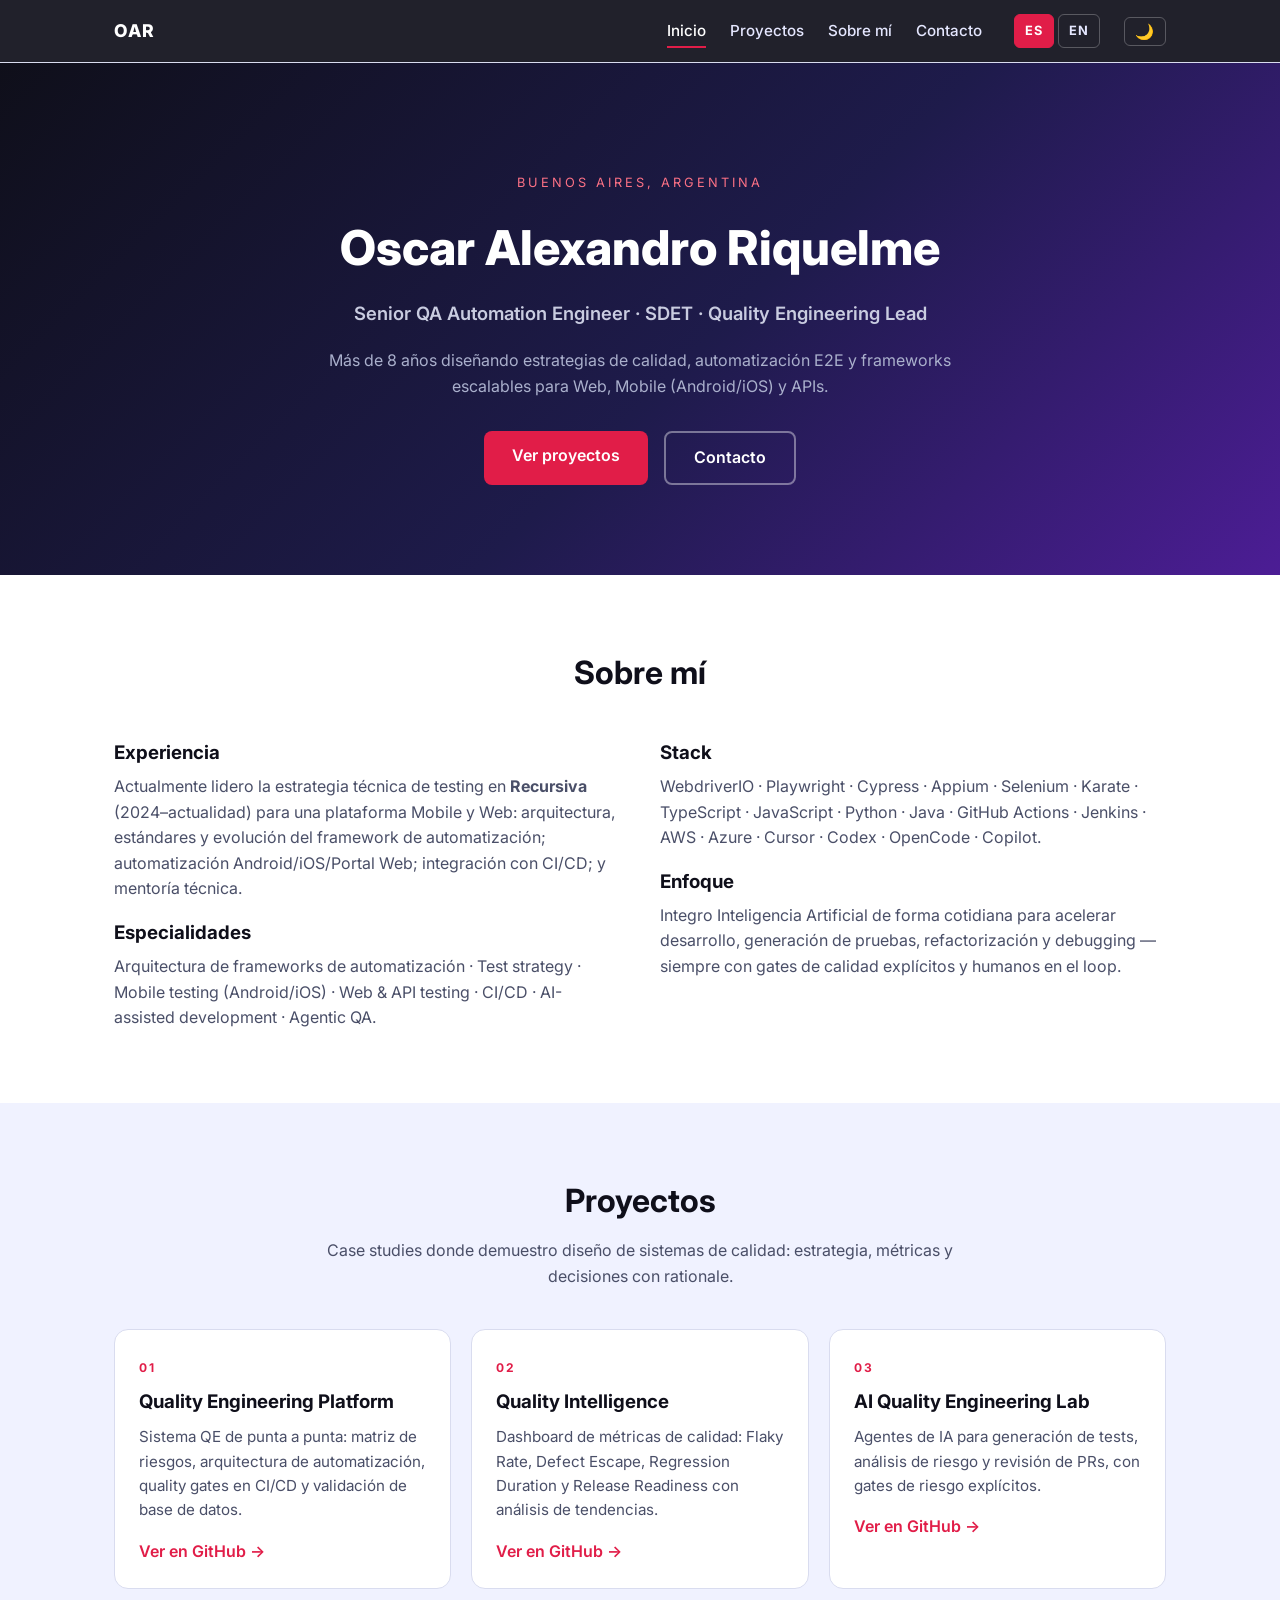
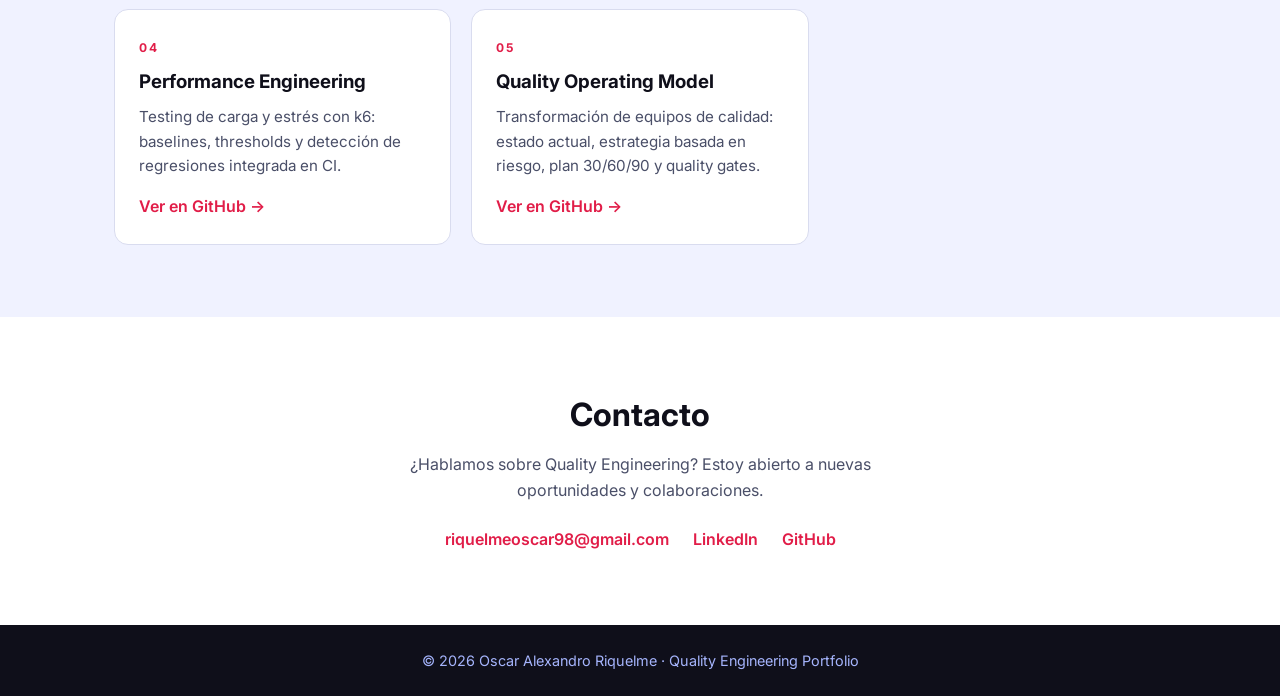
<file: index.html>
<!DOCTYPE html>
<html lang="es">
<head>
  <meta charset="UTF-8">
  <meta name="viewport" content="width=device-width, initial-scale=1.0">
  <meta name="description" content="Portfolio de Oscar Alexandro Riquelme: QA Automation Engineer, SDET y Quality Engineering Lead con más de 8 años de experiencia.">
  <title>Oscar Alexandro Riquelme — Quality Engineering Lead</title>
  <link rel="preconnect" href="https://fonts.googleapis.com">
  <link href="https://fonts.googleapis.com/css2?family=Inter:wght@400;500;600;700;800&display=swap" rel="stylesheet">
  <link rel="stylesheet" href="css/style.css">
  <script>
    (function () {
      try {
        var stored = localStorage.getItem('theme');
        var theme = stored || (window.matchMedia('(prefers-color-scheme: dark)').matches ? 'dark' : 'light');
        document.documentElement.setAttribute('data-theme', theme);
      } catch (e) {}
    })();
  </script>
</head>
<body>
  <nav class="nav">
    <div class="container nav-inner">
      <a href="#inicio" class="logo">OAR</a>
      <ul>
        <li><a href="#inicio" data-i18n="nav.home">Inicio</a></li>
        <li><a href="#proyectos" data-i18n="nav.projects">Proyectos</a></li>
        <li><a href="#sobre-mi" data-i18n="nav.about">Sobre mí</a></li>
        <li><a href="#contacto" data-i18n="nav.contact">Contacto</a></li>
        <li class="lang-switch" role="group" data-i18n-aria-label="nav.langSwitch" aria-label="Cambiar idioma / Switch language">
          <button type="button" class="lang-btn" data-lang="es" aria-pressed="true">ES</button>
          <button type="button" class="lang-btn" data-lang="en" aria-pressed="false">EN</button>
        </li>
        <li>
          <button type="button" class="theme-btn" id="theme-toggle" data-i18n-aria-label="nav.themeToggle" aria-label="Cambiar tema / Toggle theme" title="Cambiar tema / Toggle theme">🌙</button>
        </li>
      </ul>
    </div>
  </nav>

  <header id="inicio" class="hero">
    <div class="container">
      <p class="eyebrow" data-i18n="hero.location">Buenos Aires, Argentina</p>
      <h1>Oscar Alexandro Riquelme</h1>
      <p class="subtitle" data-i18n="hero.subtitle">Senior QA Automation Engineer · SDET · Quality Engineering Lead</p>
      <p class="lead" data-i18n="hero.lead">Más de 8 años diseñando estrategias de calidad, automatización E2E y frameworks escalables para Web, Mobile (Android/iOS) y APIs.</p>
      <div class="hero-actions">
        <a href="#proyectos" class="btn" data-i18n="hero.viewProjects">Ver proyectos</a>
        <a href="#contacto" class="btn btn-outline" data-i18n="hero.contact">Contacto</a>
      </div>
    </div>
  </header>

  <section id="sobre-mi" class="section">
    <div class="container">
      <h2 data-i18n="about.title">Sobre mí</h2>
      <div class="grid-two">
        <div>
          <h3 data-i18n="about.experienceTitle">Experiencia</h3>
          <p data-i18n-html="about.experience">Actualmente lidero la estrategia técnica de testing en <strong>Recursiva</strong> (2024–actualidad) para una plataforma Mobile y Web: arquitectura, estándares y evolución del framework de automatización, automatización Android/iOS/Portal Web, integración con CI/CD y mentoría técnica.</p>
          <h3 data-i18n="about.specialtiesTitle">Especialidades</h3>
          <p data-i18n="about.specialties">Arquitectura de frameworks de automatización · Test strategy · Mobile testing (Android/iOS) · Web & API testing · CI/CD · AI-assisted development · Agentic QA.</p>
        </div>
        <div>
          <h3 data-i18n="about.stackTitle">Stack</h3>
          <p>WebdriverIO · Playwright · Cypress · Appium · Selenium · Karate · TypeScript · JavaScript · Python · Java · GitHub Actions · Jenkins · AWS · Azure · Cursor · Codex · OpenCode · Copilot.</p>
          <h3 data-i18n="about.focusTitle">Enfoque</h3>
          <p data-i18n="about.focus">Integro Inteligencia Artificial de forma cotidiana para acelerar desarrollo, generación de pruebas, refactorización y debugging — siempre con gates de calidad explícitos y humanos en el loop.</p>
        </div>
      </div>
    </div>
  </section>

  <section id="proyectos" class="section section-alt">
    <div class="container">
      <h2 data-i18n="projects.title">Proyectos</h2>
      <p class="section-lead" data-i18n="projects.lead">Case studies donde demuestro diseño de sistemas de calidad: estrategia, métricas y decisiones con rationale.</p>
      <div class="project-grid">
        <div class="card">
          <span class="tag">01</span>
          <h3 data-i18n="projects.p1.title">Quality Engineering Platform</h3>
          <p data-i18n="projects.p1.desc">Sistema QE de punta a punta: matriz de riesgos, arquitectura de automatización, quality gates en CI/CD y validación de base de datos.</p>
          <a class="card-link" href="https://github.com/RiquelmeOscar" target="_blank" rel="noopener" data-i18n="projects.link">Ver en GitHub →</a>
        </div>
        <div class="card">
          <span class="tag">02</span>
          <h3 data-i18n="projects.p2.title">Quality Intelligence</h3>
          <p data-i18n="projects.p2.desc">Dashboard de métricas de calidad: Flaky Rate, Defect Escape, Regression Duration y Release Readiness con análisis de tendencias.</p>
          <a class="card-link" href="https://github.com/RiquelmeOscar" target="_blank" rel="noopener" data-i18n="projects.link">Ver en GitHub →</a>
        </div>
        <div class="card">
          <span class="tag">03</span>
          <h3 data-i18n="projects.p3.title">AI Quality Engineering Lab</h3>
          <p data-i18n="projects.p3.desc">Agentes de IA para generación de tests, análisis de riesgo y revisión de PRs, con gates de riesgo explícitos.</p>
          <a class="card-link" href="https://github.com/RiquelmeOscar" target="_blank" rel="noopener" data-i18n="projects.link">Ver en GitHub →</a>
        </div>
        <div class="card">
          <span class="tag">04</span>
          <h3 data-i18n="projects.p4.title">Performance Engineering</h3>
          <p data-i18n="projects.p4.desc">Testing de carga y estrés con k6: baselines, thresholds y detección de regresiones integrado en CI.</p>
          <a class="card-link" href="https://github.com/RiquelmeOscar" target="_blank" rel="noopener" data-i18n="projects.link">Ver en GitHub →</a>
        </div>
        <div class="card">
          <span class="tag">05</span>
          <h3 data-i18n="projects.p5.title">Quality Operating Model</h3>
          <p data-i18n="projects.p5.desc">Transformación de equipos de calidad: estado actual, estrategia basada en riesgo, plan 30/60/90 y quality gates.</p>
          <a class="card-link" href="https://github.com/RiquelmeOscar" target="_blank" rel="noopener" data-i18n="projects.link">Ver en GitHub →</a>
        </div>
      </div>
    </div>
  </section>

  <section id="contacto" class="section">
    <div class="container contact">
      <h2 data-i18n="contact.title">Contacto</h2>
      <p data-i18n="contact.text">¿Hablamos sobre Quality Engineering? Estoy abierto a nuevas oportunidades y colaboraciones.</p>
      <div class="contact-links">
        <a href="mailto:riquelmeoscar98@gmail.com">riquelmeoscar98@gmail.com</a>
        <a href="https://www.linkedin.com/in/oscar-a-riquelme/" target="_blank" rel="noopener">LinkedIn</a>
        <a href="https://github.com/RiquelmeOscar/" target="_blank" rel="noopener">GitHub</a>
      </div>
    </div>
  </section>

  <footer>
    <div class="container">
      <p data-i18n="footer.text">© 2026 Oscar Alexandro Riquelme · Quality Engineering Portfolio</p>
    </div>
  </footer>

  <script src="js/translations.js"></script>
  <script src="js/i18n.js"></script>
  <script src="js/main.js"></script>
</body>
</html>
</file>
<file: css/style.css>
:root {
  --bg: #ffffff;
  --bg-alt: #f0f2ff;
  --surface: #ffffff;
  --text: #0f0f1a;
  --muted: #4a4f68;
  --accent: #e11d48;
  --accent-hover: #be123c;
  --accent-soft: rgba(225, 29, 72, 0.12);
  --card-border: #d9dcef;
  --nav-bg: rgba(15, 15, 26, 0.92);
  --nav-text: #e5e7ff;
  --hero-bg: linear-gradient(135deg, #0f0f1a 0%, #1e1b4b 55%, #4c1d95 100%);
  --footer-bg: #0f0f1a;
  --footer-text: #a5b4fc;
  --shadow: 0 14px 40px rgba(15, 15, 26, 0.16);
  --radius: 14px;
}

[data-theme="dark"] {
  --bg: #07070f;
  --bg-alt: #0d0d1c;
  --surface: #12122a;
  --text: #f1f5f9;
  --muted: #9aa3c7;
  --accent: #fb7185;
  --accent-hover: #fda4af;
  --accent-soft: rgba(251, 113, 133, 0.15);
  --card-border: #26264a;
  --nav-bg: rgba(7, 7, 15, 0.85);
  --nav-text: #c7d2fe;
  --hero-bg: linear-gradient(135deg, #020205 0%, #131033 55%, #3b0764 100%);
  --footer-bg: #020205;
  --footer-text: #818cf8;
  --shadow: 0 14px 40px rgba(0, 0, 0, 0.6);
}

* { margin: 0; padding: 0; box-sizing: border-box; }

html { scroll-behavior: smooth; }

body {
  font-family: 'Inter', system-ui, -apple-system, sans-serif;
  background: var(--bg);
  color: var(--text);
  line-height: 1.6;
  transition: background 0.35s ease, color 0.35s ease;
}

.container { max-width: 1100px; margin: 0 auto; padding: 0 24px; }

a { color: var(--accent); text-decoration: none; transition: color 0.2s; }
a:hover { color: var(--accent-hover); }

.nav {
  position: sticky;
  top: 0;
  z-index: 10;
  background: var(--nav-bg);
  backdrop-filter: blur(12px);
  border-bottom: 1px solid var(--card-border);
  transition: background 0.35s ease;
}

.nav-inner {
  display: flex;
  align-items: center;
  justify-content: space-between;
  padding: 14px 24px;
}

.logo { color: #fff; font-weight: 800; font-size: 1.1rem; letter-spacing: 1px; transition: color 0.2s; }
.nav .logo:hover { color: var(--accent); }

.nav ul { display: flex; gap: 24px; list-style: none; align-items: center; }

.nav li > a {
  position: relative;
  color: var(--nav-text);
  font-size: 0.95rem;
  font-weight: 500;
  padding: 4px 0;
}

.nav li > a::after {
  content: '';
  position: absolute;
  left: 0;
  bottom: -4px;
  width: 100%;
  height: 2px;
  background: var(--accent);
  transform: scaleX(0);
  transform-origin: right;
  transition: transform 0.3s ease;
}

.nav li > a:hover { color: #fff; }
.nav li > a:hover::after { transform: scaleX(1); transform-origin: left; }

.nav li > a.active { color: #fff; }
.nav li > a.active::after { transform: scaleX(1); }

.lang-switch { display: flex; gap: 4px; margin-left: 8px; }

.lang-btn, .theme-btn {
  font: inherit;
  font-size: 0.8rem;
  font-weight: 700;
  letter-spacing: 1px;
  padding: 6px 10px;
  color: var(--nav-text);
  background: transparent;
  border: 1px solid rgba(255, 255, 255, 0.25);
  border-radius: 6px;
  cursor: pointer;
  transition: background 0.2s, color 0.2s, border-color 0.2s, transform 0.2s;
}

.lang-btn:hover, .theme-btn:hover { color: #fff; border-color: rgba(255, 255, 255, 0.6); transform: translateY(-1px); }
.lang-btn:focus-visible, .theme-btn:focus-visible { outline: 2px solid var(--accent); outline-offset: 2px; }
.lang-btn:active, .theme-btn:active { transform: translateY(1px); }

.lang-btn.active { color: #fff; background: var(--accent); border-color: var(--accent); }
[data-theme="dark"] .lang-btn.active { color: #07070f; }
.lang-btn.active:hover { background: var(--accent-hover); border-color: var(--accent-hover); }

.theme-btn { margin-left: 0; font-size: 0.95rem; line-height: 1; padding: 6px 10px; }

section[id], header[id] { scroll-margin-top: 72px; }

.hero {
  background: var(--hero-bg);
  color: #fff;
  padding: 110px 0 90px;
  text-align: center;
}

.eyebrow { text-transform: uppercase; letter-spacing: 3px; font-size: 0.8rem; color: #fb7185; margin-bottom: 16px; }

.hero h1 { font-size: 3rem; font-weight: 800; margin-bottom: 12px; }

.subtitle { font-size: 1.15rem; font-weight: 600; color: #c9cce0; margin-bottom: 20px; }

.lead { max-width: 640px; margin: 0 auto 32px; color: #aab0cc; }

.hero-actions { display: flex; gap: 16px; justify-content: center; flex-wrap: wrap; }

.btn {
  display: inline-block;
  padding: 12px 28px;
  background: var(--accent);
  color: #fff;
  border-radius: 8px;
  font-weight: 600;
  transition: background 0.2s, transform 0.2s, box-shadow 0.2s;
}

.btn:hover { background: var(--accent-hover); color: #fff; transform: translateY(-2px); box-shadow: 0 8px 24px var(--accent-soft); }
[data-theme="dark"] .btn { color: #07070f; }
[data-theme="dark"] .btn:hover { color: #07070f; }

.btn-outline { background: transparent; border: 2px solid rgba(255, 255, 255, 0.4); }
.btn-outline:hover { background: rgba(255, 255, 255, 0.1); box-shadow: none; }

.section { padding: 72px 0; }
.section-alt { background: var(--bg-alt); transition: background 0.35s ease; }

.section h2 { font-size: 2rem; font-weight: 700; text-align: center; margin-bottom: 12px; }

.section-lead { text-align: center; color: var(--muted); max-width: 640px; margin: 0 auto 40px; }

.grid-two { display: grid; grid-template-columns: 1fr 1fr; gap: 40px; margin-top: 40px; }

.grid-two h3 { color: var(--text); margin: 16px 0 6px; }
.grid-two h3:first-child { margin-top: 0; }
.grid-two p { color: var(--muted); }

.project-grid {
  display: grid;
  grid-template-columns: repeat(auto-fit, minmax(280px, 1fr));
  gap: 20px;
  margin-top: 16px;
}

.card {
  background: var(--surface);
  border: 1px solid var(--card-border);
  border-radius: var(--radius);
  padding: 24px;
  transition: transform 0.25s, box-shadow 0.25s, border-color 0.25s, background 0.35s;
}

.card:hover { transform: translateY(-6px); box-shadow: var(--shadow); border-color: var(--accent); }

.tag {
  display: inline-block;
  font-size: 0.75rem;
  font-weight: 700;
  color: var(--accent);
  letter-spacing: 2px;
  margin-bottom: 10px;
}

.card h3 { margin-bottom: 8px; }
.card p { color: var(--muted); font-size: 0.95rem; margin-bottom: 16px; }

.card-link { font-weight: 600; display: inline-block; transition: transform 0.2s; }
.card-link:hover { transform: translateX(4px); }

.contact { text-align: center; }
.contact p { color: var(--muted); max-width: 560px; margin: 0 auto 24px; }

.contact-links { display: flex; gap: 24px; justify-content: center; flex-wrap: wrap; font-weight: 600; }
.contact-links a { transition: transform 0.2s; display: inline-block; }
.contact-links a:hover { transform: translateY(-2px); }

footer {
  background: var(--footer-bg);
  color: var(--footer-text);
  text-align: center;
  padding: 24px 0;
  font-size: 0.9rem;
  transition: background 0.35s ease;
}

@media (max-width: 700px) {
  .hero h1 { font-size: 2.1rem; }
  .grid-two { grid-template-columns: 1fr; }
  .nav-inner { flex-wrap: wrap; gap: 8px; }
  .nav ul { gap: 14px; flex-wrap: wrap; justify-content: center; }
  .nav a { font-size: 0.85rem; }
  .lang-switch { margin-left: 0; }
  .lang-btn { font-size: 0.75rem; padding: 4px 8px; }
}

@media (prefers-reduced-motion: reduce) {
  html { scroll-behavior: auto; }
  *, *::before, *::after { transition: none !important; animation: none !important; }
}
</file>
